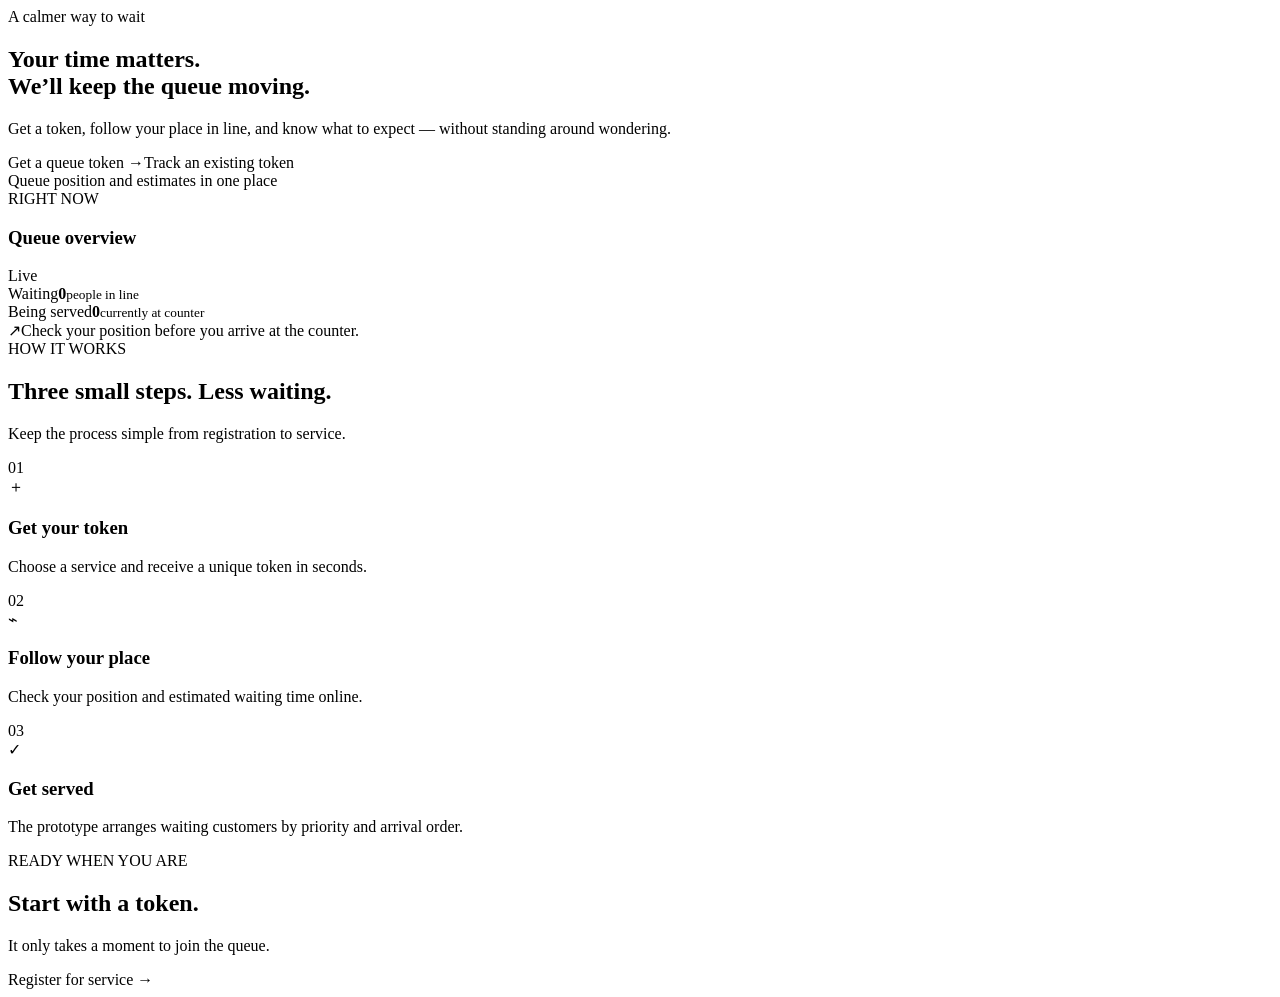
<file: src/main/resources/templates/index.html>
<!DOCTYPE html>
<html lang="en" xmlns:th="http://www.thymeleaf.org" th:replace="~{base :: layout(~{::title}, ~{::main})}">
<head><title>QueueDesk | Home</title></head><body><main>
<section class="hero"><div class="hero-copy"><span class="eyebrow">A calmer way to wait</span><h1>Your time matters.<br><span>We’ll keep the queue moving.</span></h1><p>Get a token, follow your place in line, and know what to expect — without standing around wondering.</p><div class="hero-actions"><a class="button button-primary" th:href="@{/register}">Get a queue token <span>→</span></a><a class="button button-plain" th:href="@{/track}">Track an existing token</a></div><div class="hero-note"><span class="dot"></span> Queue position and estimates in one place</div></div><div class="hero-card"><div class="card-top"><div><span class="muted-label">RIGHT NOW</span><h3>Queue overview</h3></div><span class="live-pill"><i></i> Live</span></div><div class="stat-grid"><div class="stat-box"><span>Waiting</span><strong th:text="${waitingCount}">0</strong><small>people in line</small></div><div class="stat-box"><span>Being served</span><strong th:text="${servingCount}">0</strong><small>currently at counter</small></div></div><div class="card-bottom"><span class="counter-icon">↗</span><span>Check your position before you arrive at the counter.</span></div></div></section>
<section class="section-heading"><div><span class="eyebrow">HOW IT WORKS</span><h2>Three small steps. Less waiting.</h2></div><p>Keep the process simple from registration to service.</p></section>
<section class="steps"><article class="step-card"><span class="step-number">01</span><div class="step-icon">＋</div><h3>Get your token</h3><p>Choose a service and receive a unique token in seconds.</p></article><article class="step-card"><span class="step-number">02</span><div class="step-icon">⌁</div><h3>Follow your place</h3><p>Check your position and estimated waiting time online.</p></article><article class="step-card"><span class="step-number">03</span><div class="step-icon">✓</div><h3>Get served</h3><p>The prototype arranges waiting customers by priority and arrival order.</p></article></section>
<section class="bottom-cta"><div><span class="eyebrow">READY WHEN YOU ARE</span><h2>Start with a token.</h2><p>It only takes a moment to join the queue.</p></div><a class="button button-light" th:href="@{/register}">Register for service →</a></section>
</main></body></html>
</file>
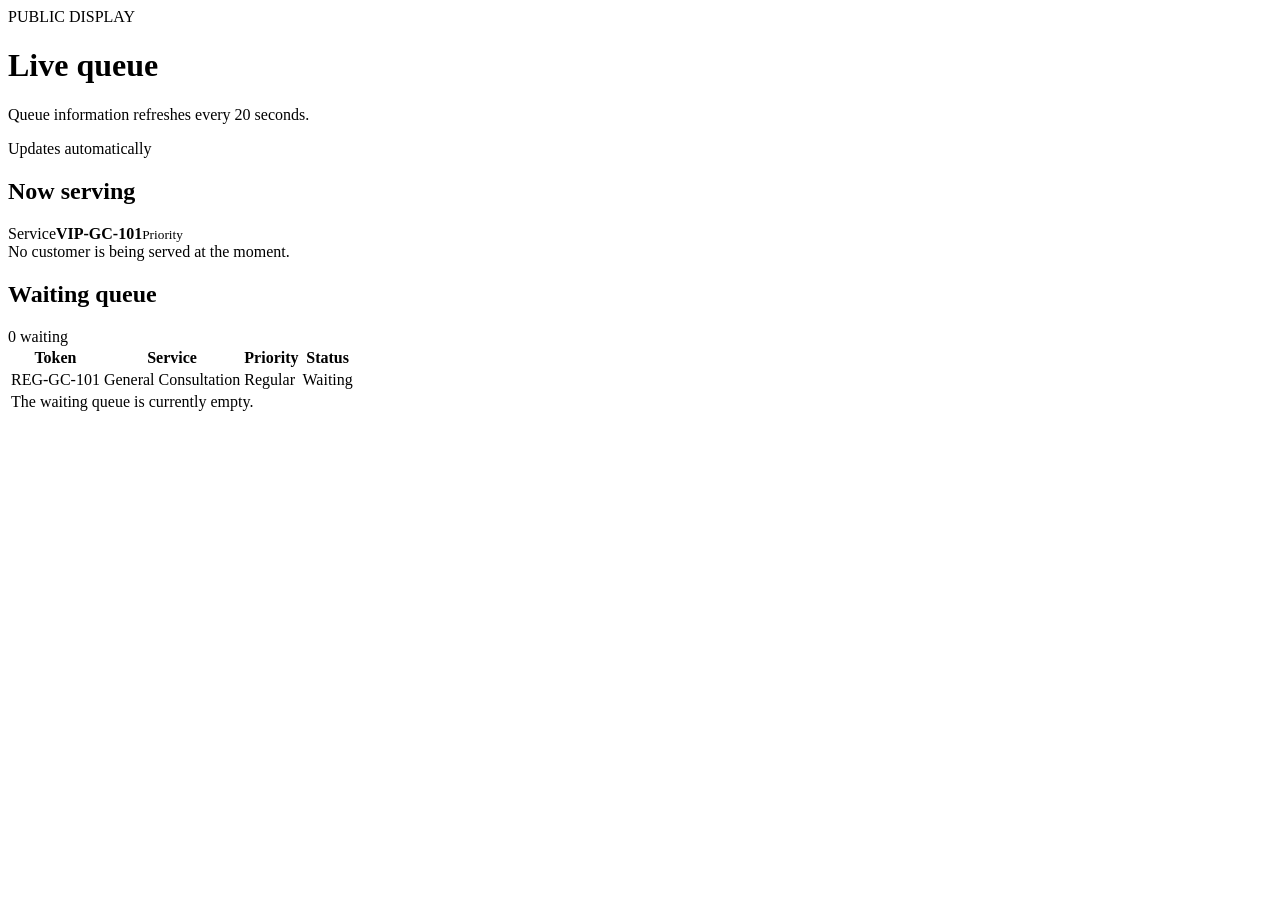
<file: src/main/resources/templates/display.html>
<!DOCTYPE html>
<html lang="en" xmlns:th="http://www.thymeleaf.org" th:replace="~{base :: layout(~{::title}, ~{::main})}">
<head><title>Live queue | QueueDesk</title><meta http-equiv="refresh" content="20"></head><body><main>
<div class="page-intro row-intro"><div><span class="eyebrow">PUBLIC DISPLAY</span><h1>Live queue</h1><p>Queue information refreshes every 20 seconds.</p></div><span class="live-pill"><i></i> Updates automatically</span></div>
<section class="display-section"><h2>Now serving</h2><div class="serving-cards" th:if="${!serving.isEmpty()}"><article class="serving-card" th:each="token : ${serving}"><span th:text="${token.serviceType.name}">Service</span><strong th:text="${token.tokenNumber}">VIP-GC-101</strong><small th:text="${token.priority.label}">Priority</small></article></div><div class="empty-state" th:if="${serving.isEmpty()}">No customer is being served at the moment.</div></section>
<section class="display-section"><div class="table-heading"><h2>Waiting queue</h2><span class="count-pill" th:text="${queue.size() + ' waiting'}">0 waiting</span></div><div class="table-wrap"><table><thead><tr><th>Token</th><th>Service</th><th>Priority</th><th>Status</th></tr></thead><tbody><tr th:each="token : ${queue}"><td class="token-cell" th:text="${token.tokenNumber}">REG-GC-101</td><td th:text="${token.serviceType.name}">General Consultation</td><td th:text="${token.priority.label}">Regular</td><td><span class="status status-waiting">Waiting</span></td></tr><tr th:if="${queue.isEmpty()}"><td colspan="4" class="empty-cell">The waiting queue is currently empty.</td></tr></tbody></table></div></section>
</main></body></html>
</file>
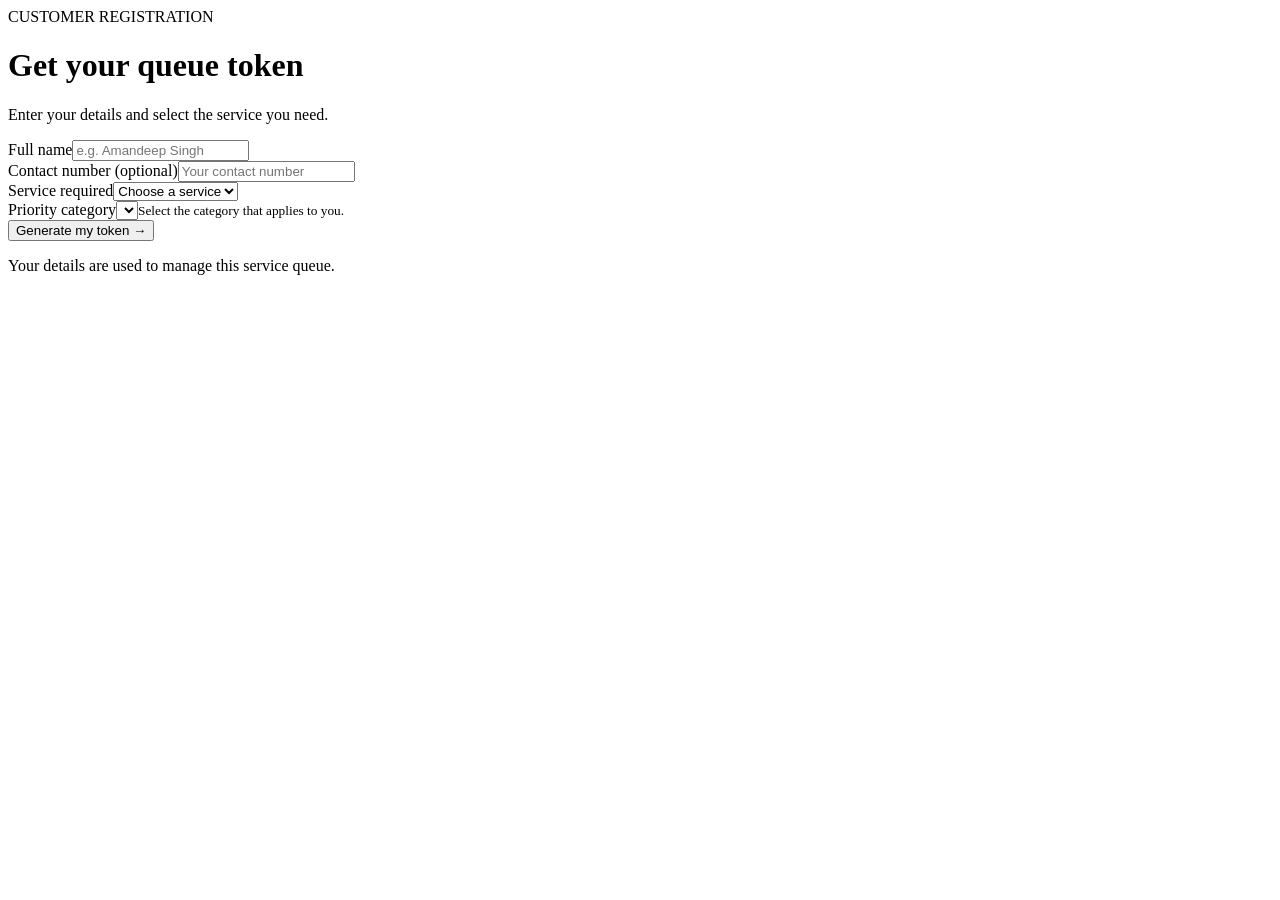
<file: src/main/resources/templates/register.html>
<!DOCTYPE html>
<html lang="en" xmlns:th="http://www.thymeleaf.org" th:replace="~{base :: layout(~{::title}, ~{::main})}">
<head><title>Get a token | QueueDesk</title></head><body><main>
<div class="page-intro"><span class="eyebrow">CUSTOMER REGISTRATION</span><h1>Get your queue token</h1><p>Enter your details and select the service you need.</p></div>
<div class="form-card"><form th:action="@{/register}" th:object="${customer}" method="post">
<div class="form-alert" th:if="${#fields.hasGlobalErrors()}" th:each="err : ${#fields.globalErrors()}" th:text="${err}"></div>
<div class="field"><label for="name">Full name</label><input id="name" type="text" th:field="*{name}" placeholder="e.g. Amandeep Singh" required maxlength="80"><small class="field-error" th:if="${#fields.hasErrors('name')}" th:errors="*{name}"></small></div>
<div class="field"><label for="phone">Contact number <span class="optional">(optional)</span></label><input id="phone" type="tel" th:field="*{phone}" placeholder="Your contact number" maxlength="30"></div>
<div class="field"><label for="serviceId">Service required</label><select id="serviceId" name="serviceId" required><option value="">Choose a service</option><option th:each="service : ${services}" th:value="${service.id}" th:text="${service.name + ' · around ' + service.averageMinutes + ' min'}"></option></select></div>
<div class="field"><label for="priority">Priority category</label><select id="priority" name="priority" required><option th:each="priorityOption : ${priorities}" th:value="${priorityOption}" th:text="${priorityOption.label}"></option></select><small>Select the category that applies to you.</small></div>
<button class="button button-primary button-wide" type="submit">Generate my token <span>→</span></button><p class="privacy-note">Your details are used to manage this service queue.</p>
</form></div>
</main></body></html>
</file>
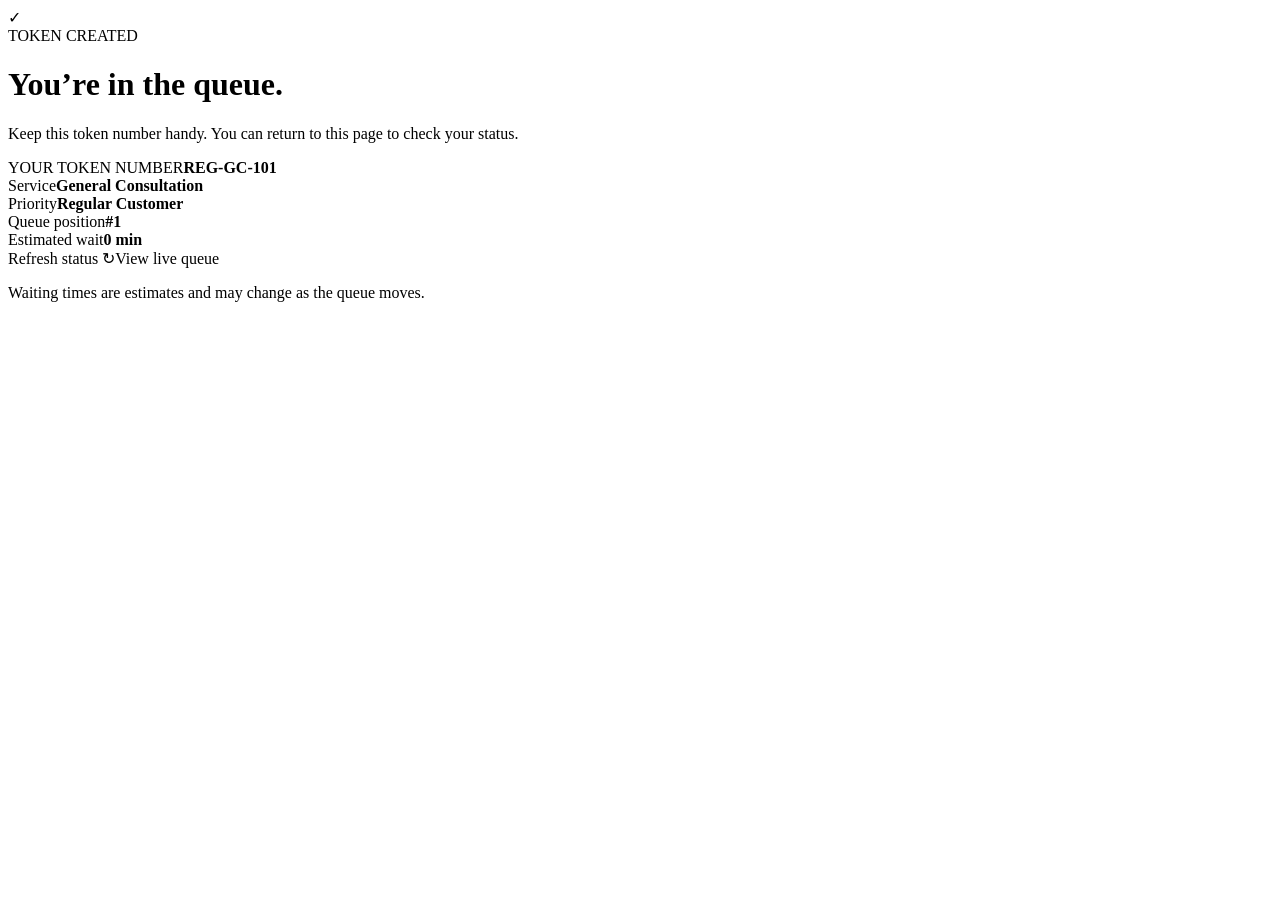
<file: src/main/resources/templates/token-confirmation.html>
<!DOCTYPE html>
<html lang="en" xmlns:th="http://www.thymeleaf.org" th:replace="~{base :: layout(~{::title}, ~{::main})}">
<head><title>Your token | QueueDesk</title></head><body><main>
<div class="confirmation-wrap"><div class="success-symbol">✓</div><span class="eyebrow">TOKEN CREATED</span><h1>You’re in the queue.</h1><p class="center-copy">Keep this token number handy. You can return to this page to check your status.</p>
<div class="token-ticket"><span class="muted-label">YOUR TOKEN NUMBER</span><strong th:text="${token.tokenNumber}">REG-GC-101</strong><div class="ticket-divider"></div><div class="ticket-details"><div><span>Service</span><b th:text="${token.serviceType.name}">General Consultation</b></div><div><span>Priority</span><b th:text="${token.priority.label}">Regular Customer</b></div><div><span>Queue position</span><b th:text="${position == 0 ? 'Being served' : (position &lt; 0 ? 'Not waiting' : '#' + position)}">#1</b></div><div><span>Estimated wait</span><b th:text="${estimatedMinutes + ' min'}">0 min</b></div></div></div>
<div class="hero-actions centered"><a class="button button-primary" th:href="@{/token/{number}(number=${token.tokenNumber})}">Refresh status ↻</a><a class="button button-plain" th:href="@{/display}">View live queue</a></div><p class="privacy-note">Waiting times are estimates and may change as the queue moves.</p></div>
</main></body></html>
</file>
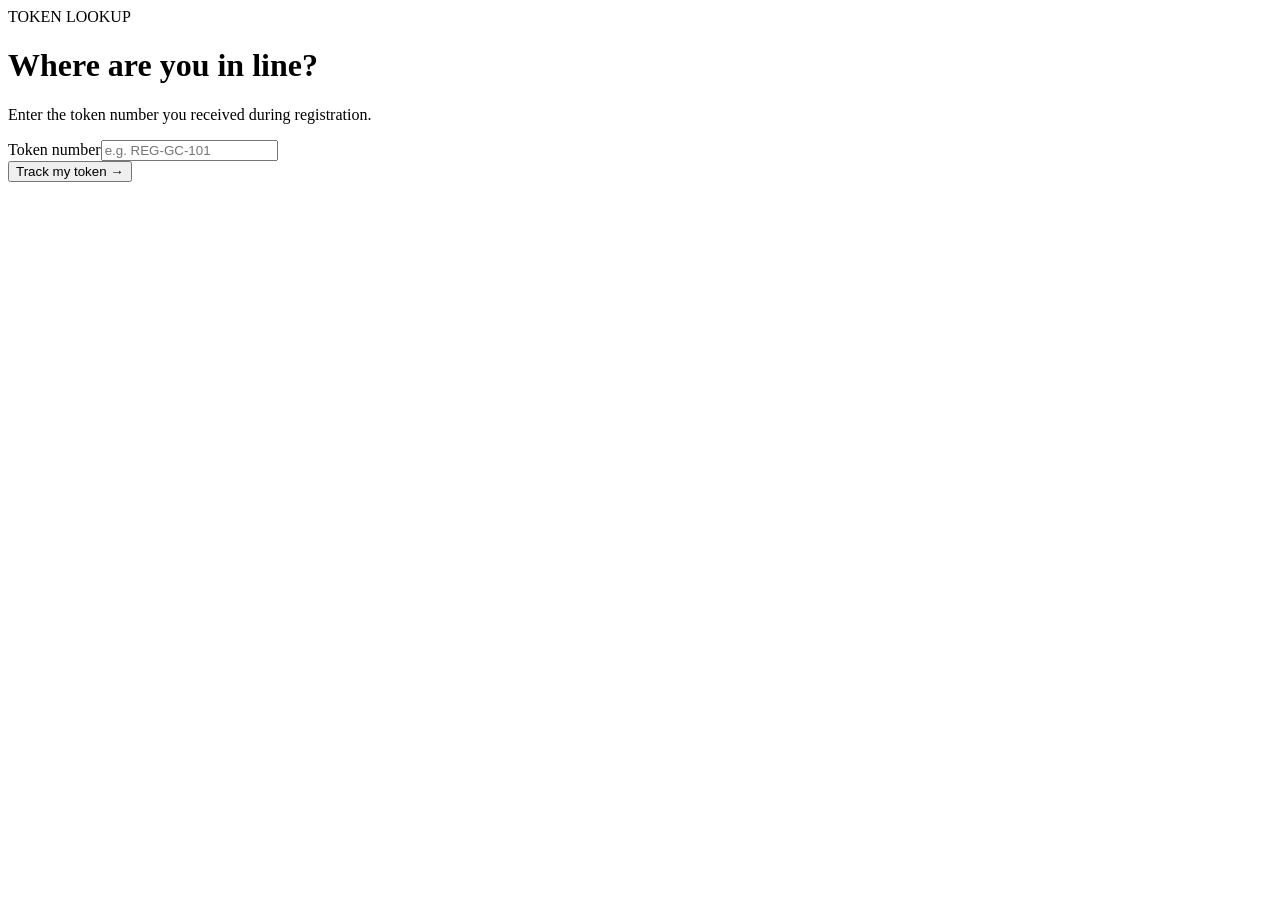
<file: src/main/resources/templates/track-token.html>
<!DOCTYPE html>
<html lang="en" xmlns:th="http://www.thymeleaf.org" th:replace="~{base :: layout(~{::title}, ~{::main})}">
<head><title>Track token | QueueDesk</title></head><body><main>
<div class="page-intro"><span class="eyebrow">TOKEN LOOKUP</span><h1>Where are you in line?</h1><p>Enter the token number you received during registration.</p></div>
<div class="form-card"><div class="form-alert" th:if="${errorMessage}" th:text="${errorMessage}"></div><form th:action="@{/track}" method="post"><div class="field"><label for="tokenNumber">Token number</label><input id="tokenNumber" name="tokenNumber" placeholder="e.g. REG-GC-101" required maxlength="40"></div><button class="button button-primary button-wide" type="submit">Track my token →</button></form></div>
</main></body></html>
</file>
